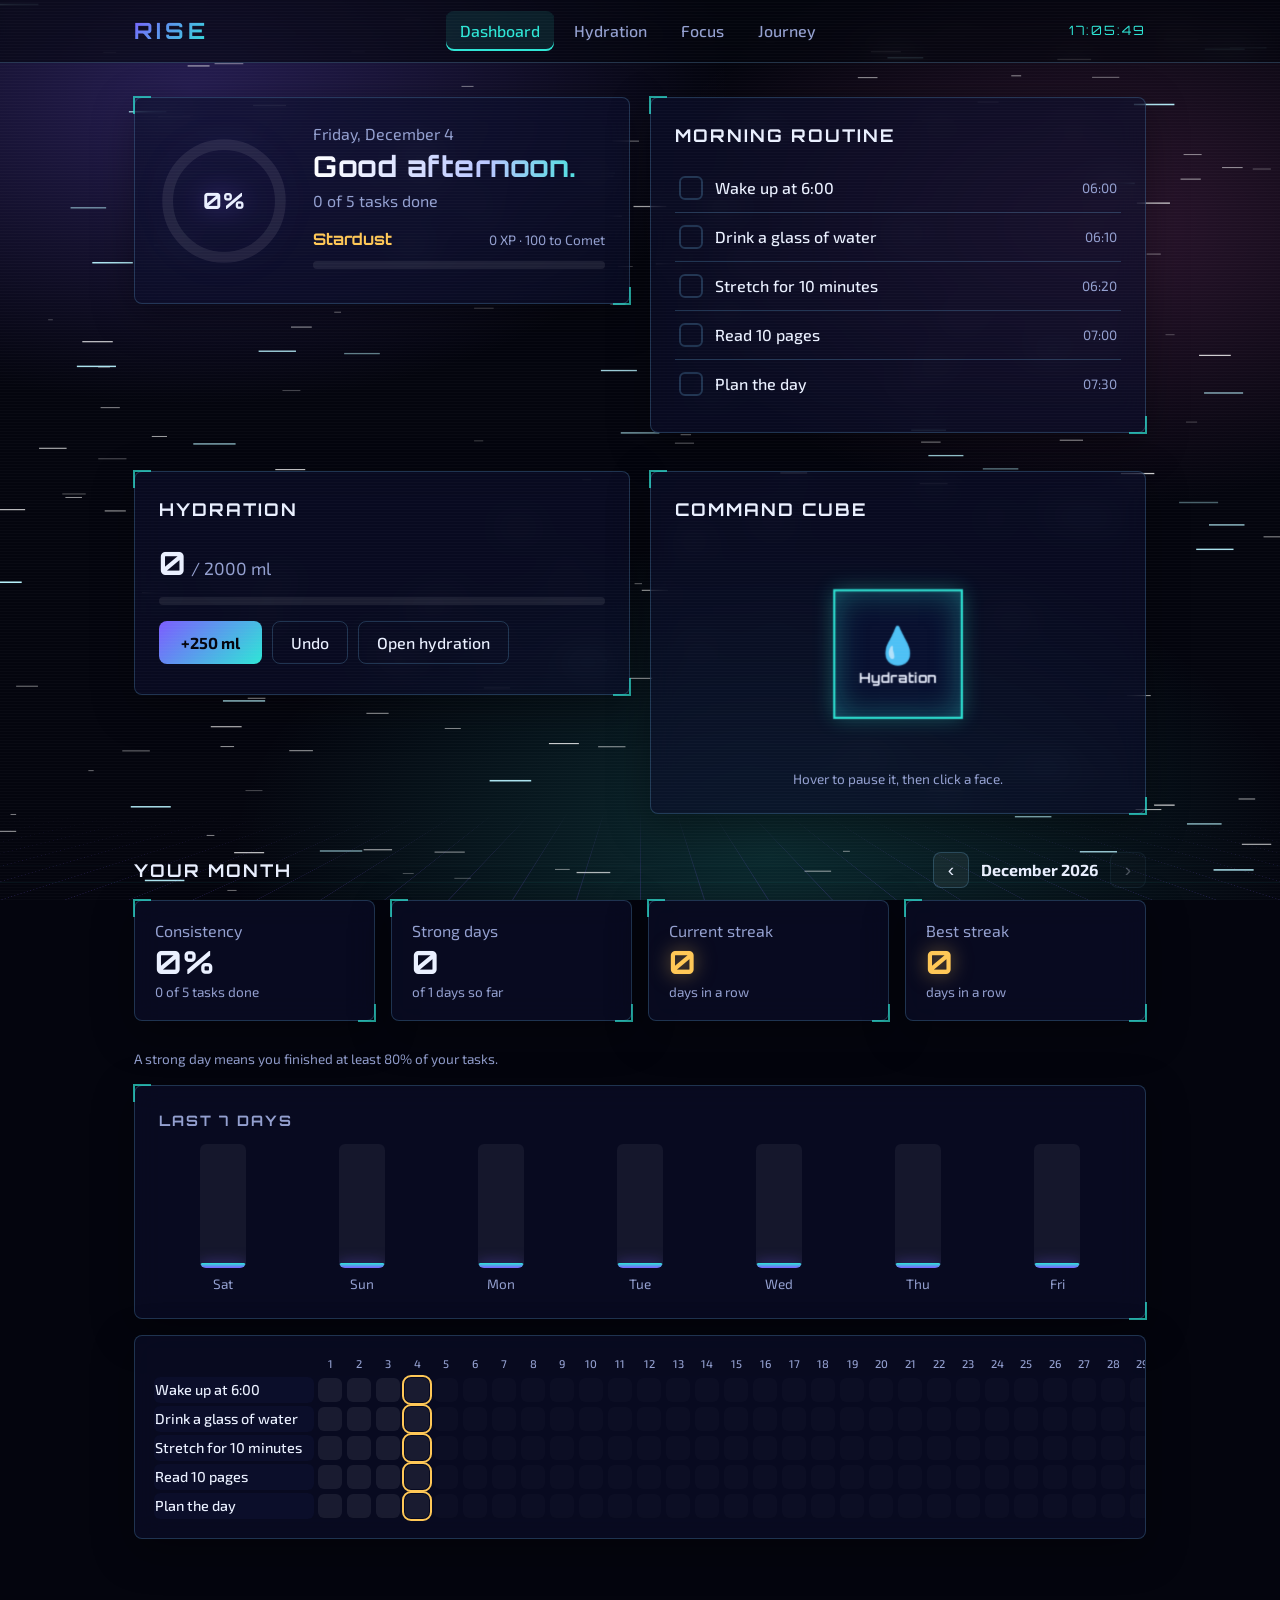
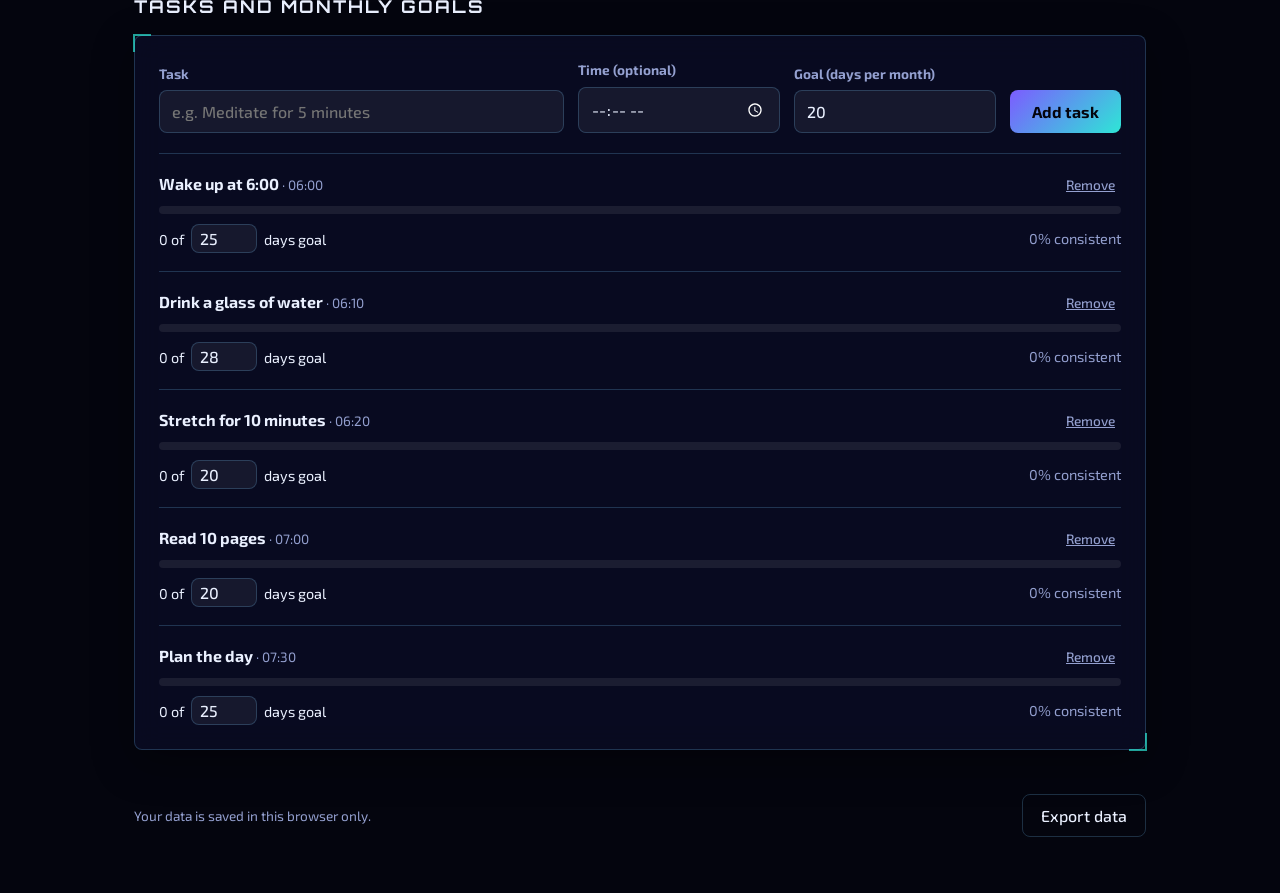
<file: index.html>
<!doctype html>
<html lang="en">
  <head>
    <meta charset="UTF-8" />
    <meta name="viewport" content="width=device-width, initial-scale=1" />
    <title>Rise | Dashboard</title>
    <link rel="preconnect" href="https://fonts.googleapis.com" />
    <link rel="preconnect" href="https://fonts.gstatic.com" crossorigin />
    <link
      href="https://fonts.googleapis.com/css2?family=Exo+2:wght@400;500;700&family=Orbitron:wght@500;700&display=swap"
      rel="stylesheet"
    />
    <link rel="stylesheet" href="style.css" />
  </head>
  <body data-page="dashboard">
    <main class="wrap">
      <section id="today" class="two">
        <div class="card today tilt">
          <div class="ring">
            <svg viewBox="0 0 120 120" aria-hidden="true">
              <defs>
                <linearGradient id="g" x1="0" y1="0" x2="1" y2="1">
                  <stop offset="0" stop-color="#7c5cff" />
                  <stop offset="1" stop-color="#2ee6d6" />
                </linearGradient>
              </defs>
              <circle class="track-c" cx="60" cy="60" r="52" />
              <circle
                class="arc"
                id="ringArc"
                cx="60"
                cy="60"
                r="52"
                stroke="url(#g)"
              />
            </svg>
            <div class="pct num" id="ringPct">0%</div>
          </div>
          <div class="info">
            <p class="muted" id="dateText"></p>
            <h1 id="greeting"></h1>
            <p class="muted" id="doneText"></p>
            <div class="rank">
              <strong id="rankName"></strong
              ><span class="muted small" id="xpText"></span>
            </div>
            <div class="track"><div class="fill" id="xpFill"></div></div>
          </div>
        </div>
        <div class="card">
          <h2>Morning routine</h2>
          <ul class="tasks" id="todayList"></ul>
        </div>
      </section>

      <section class="two">
        <div class="card tilt">
          <h2>Hydration</h2>
          <p class="amt">
            <span class="num" id="mwAmt">0</span
            ><span class="muted"> / <span id="mwGoal">2000</span> ml</span>
          </p>
          <div class="track"><div class="fill" id="mwFill"></div></div>
          <div class="row">
            <button type="button" class="primary" id="mwAdd">+250 ml</button>
            <button type="button" class="ghost" id="mwUndo">Undo</button>
            <a class="ghost" href="water.html">Open hydration</a>
          </div>
        </div>
        <div class="card tilt">
          <h2>Command cube</h2>
          <div class="cubestage">
            <div class="cube">
              <a
                class="face f1"
                href="water.html"
                target="_blank"
                rel="noopener"
                ><b>💧</b>Hydration</a
              >
              <a
                class="face f2"
                href="focus.html"
                target="_blank"
                rel="noopener"
                ><b>⏱️</b>Focus</a
              >
              <a
                class="face f3"
                href="journey.html"
                target="_blank"
                rel="noopener"
                ><b>🪐</b>Journey</a
              >
              <a class="face f4" href="#today"><b>✅</b>Routine</a>
              <a class="face f5" href="#month"><b>📅</b>Month</a>
              <a class="face f6" href="#goals"><b>🎯</b>Goals</a>
            </div>
          </div>
          <p class="small muted center">
            Hover to pause it, then click a face.
          </p>
        </div>
      </section>

      <section id="month">
        <div class="head">
          <h2>Your month</h2>
          <div class="pager">
            <button type="button" id="prev" aria-label="Previous month">
              &lsaquo;
            </button>
            <span id="monthLabel"></span>
            <button type="button" id="next" aria-label="Next month">
              &rsaquo;
            </button>
          </div>
        </div>
        <div class="stats" id="stats"></div>
        <p class="small muted note">
          A strong day means you finished at least 80% of your tasks.
        </p>
        <div class="card">
          <h3>Last 7 days</h3>
          <div class="week" id="week"></div>
        </div>
        <div class="card scroll" id="grid"></div>
      </section>

      <section id="goals">
        <h2>Tasks and monthly goals</h2>
        <div class="card">
          <form id="addForm" class="add">
            <label
              >Task
              <input
                id="hName"
                type="text"
                placeholder="e.g. Meditate for 5 minutes"
                maxlength="60"
                required
              />
            </label>
            <label
              >Time (optional)
              <input id="hTime" type="time" />
            </label>
            <label
              >Goal (days per month)
              <input id="hTarget" type="number" min="1" max="31" value="20" />
            </label>
            <button type="submit" class="primary">Add task</button>
          </form>
          <ul class="goals" id="goalList"></ul>
        </div>
      </section>
    </main>
    <script src="script.js"></script>
  </body>
</html>
</file>
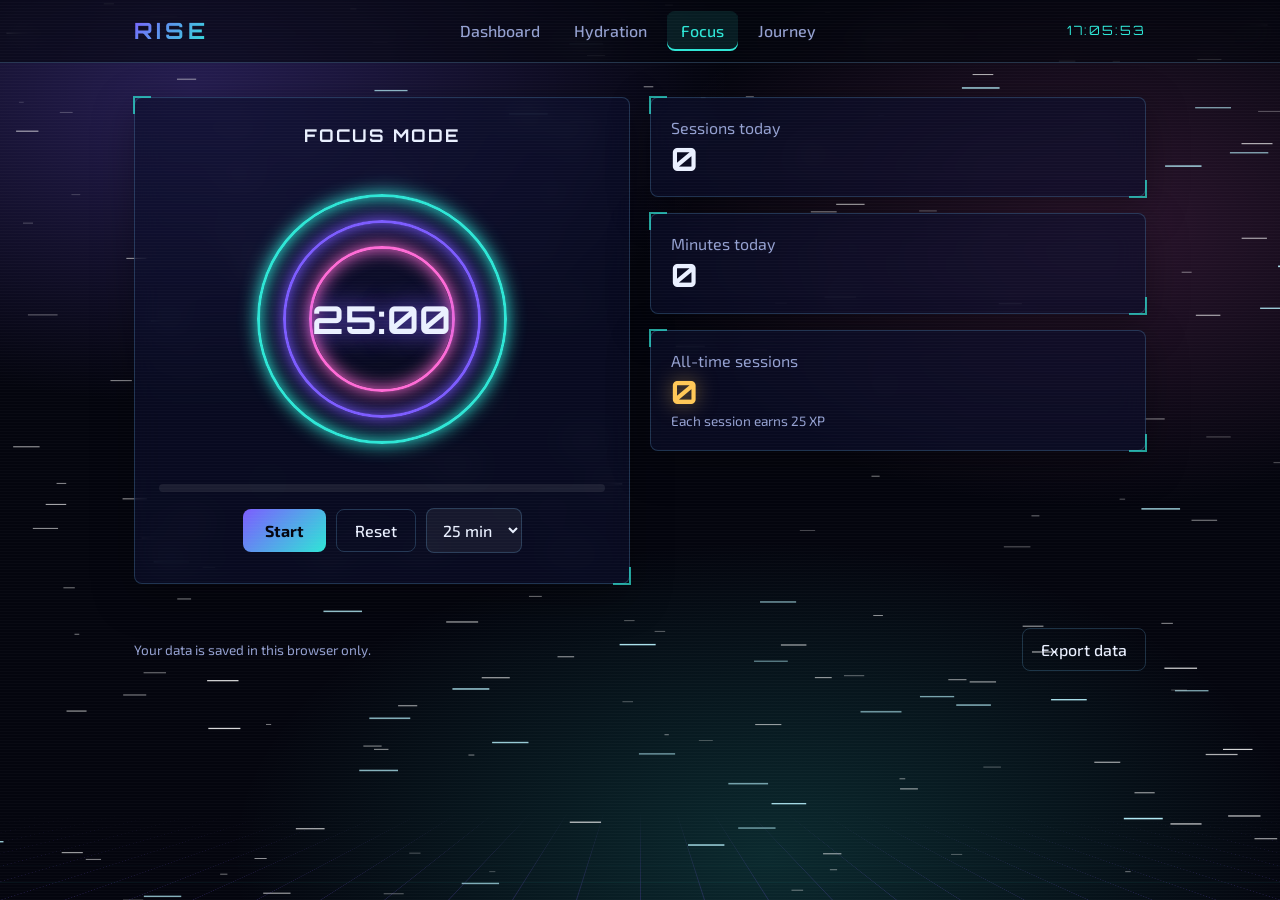
<file: focus.html>
<!doctype html>
<html lang="en">
  <head>
    <meta charset="UTF-8" />
    <meta name="viewport" content="width=device-width, initial-scale=1" />
    <title>Rise | Focus</title>
    <link rel="preconnect" href="https://fonts.googleapis.com" />
    <link rel="preconnect" href="https://fonts.gstatic.com" crossorigin />
    <link
      href="https://fonts.googleapis.com/css2?family=Exo+2:wght@400;500;700&family=Orbitron:wght@500;700&display=swap"
      rel="stylesheet"
    />
    <link rel="stylesheet" href="style.css" />
  </head>
  <body data-page="focus">
    <main class="wrap">
      <section class="two">
        <div class="card tilt center">
          <h2>Focus mode</h2>
          <div class="gyrostage">
            <div class="gyro" id="gyro"><i></i><i></i><i></i></div>
            <div class="clock num" id="clock">25:00</div>
          </div>
          <div class="track"><div class="fill" id="tFill"></div></div>
          <div class="row crow">
            <button type="button" class="primary" id="tStart">Start</button>
            <button type="button" class="ghost" id="tReset">Reset</button>
            <select id="tLen" aria-label="Session length">
              <option value="15">15 min</option>
              <option value="25" selected>25 min</option>
              <option value="45">45 min</option>
            </select>
          </div>
        </div>
        <div class="stats one">
          <div class="card stat tilt">
            <p class="muted">Sessions today</p>
            <p class="num" id="fsToday">0</p>
          </div>
          <div class="card stat tilt">
            <p class="muted">Minutes today</p>
            <p class="num" id="fsMin">0</p>
          </div>
          <div class="card stat tilt sun">
            <p class="muted">All-time sessions</p>
            <p class="num" id="fsAll">0</p>
            <p class="small muted">Each session earns 25 XP</p>
          </div>
        </div>
      </section>
    </main>
    <script src="script.js"></script>
  </body>
</html>
</file>
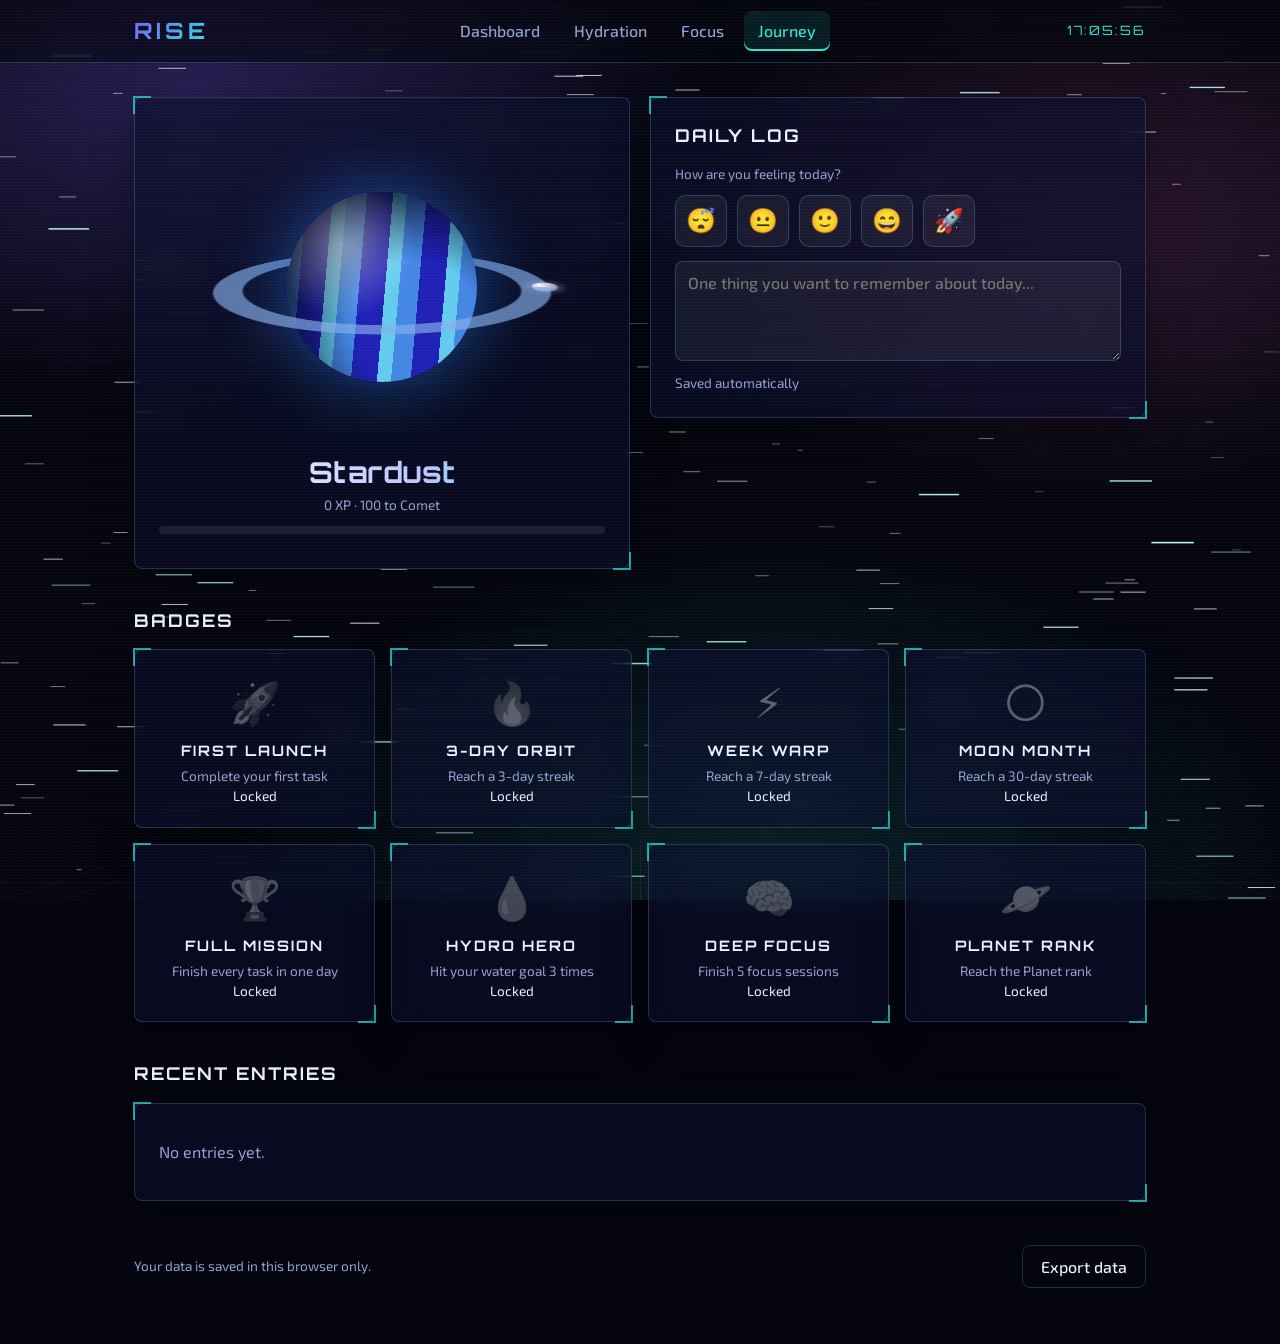
<file: journey.html>
<!doctype html>
<html lang="en">
  <head>
    <meta charset="UTF-8" />
    <meta name="viewport" content="width=device-width, initial-scale=1" />
    <title>Rise | Journey</title>
    <link rel="preconnect" href="https://fonts.googleapis.com" />
    <link rel="preconnect" href="https://fonts.gstatic.com" crossorigin />
    <link
      href="https://fonts.googleapis.com/css2?family=Exo+2:wght@400;500;700&family=Orbitron:wght@500;700&display=swap"
      rel="stylesheet"
    />
    <link rel="stylesheet" href="style.css" />
  </head>
  <body data-page="journey">
    <main class="wrap">
      <section class="two">
        <div class="card tilt center">
          <div class="stage3d">
            <div class="planet" id="planet">
              <div class="sphere"></div>
              <i class="ringp"></i>
              <div class="orbit">
                <div class="spin"><span class="moon"></span></div>
              </div>
            </div>
          </div>
          <h1 id="rankName"></h1>
          <p class="muted small" id="xpText"></p>
          <div class="track"><div class="fill" id="xpFill"></div></div>
        </div>
        <div class="card">
          <h2>Daily log</h2>
          <p class="muted small">How are you feeling today?</p>
          <div class="moods" id="moods">
            <button
              type="button"
              data-mood="1"
              aria-label="Low"
              aria-pressed="false"
            >
              😴
            </button>
            <button
              type="button"
              data-mood="2"
              aria-label="Okay"
              aria-pressed="false"
            >
              😐
            </button>
            <button
              type="button"
              data-mood="3"
              aria-label="Good"
              aria-pressed="false"
            >
              🙂
            </button>
            <button
              type="button"
              data-mood="4"
              aria-label="Great"
              aria-pressed="false"
            >
              😄
            </button>
            <button
              type="button"
              data-mood="5"
              aria-label="Amazing"
              aria-pressed="false"
            >
              🚀
            </button>
          </div>
          <label class="sr" for="note">Note for today</label>
          <textarea
            id="note"
            rows="4"
            placeholder="One thing you want to remember about today..."
          ></textarea>
          <p class="small muted">Saved automatically</p>
        </div>
      </section>
      <section>
        <h2>Badges</h2>
        <div class="badges" id="badges"></div>
      </section>
      <section>
        <h2>Recent entries</h2>
        <div class="card"><ul class="notes" id="noteList"></ul></div>
      </section>
    </main>
    <script src="script.js"></script>
  </body>
</html>
</file>
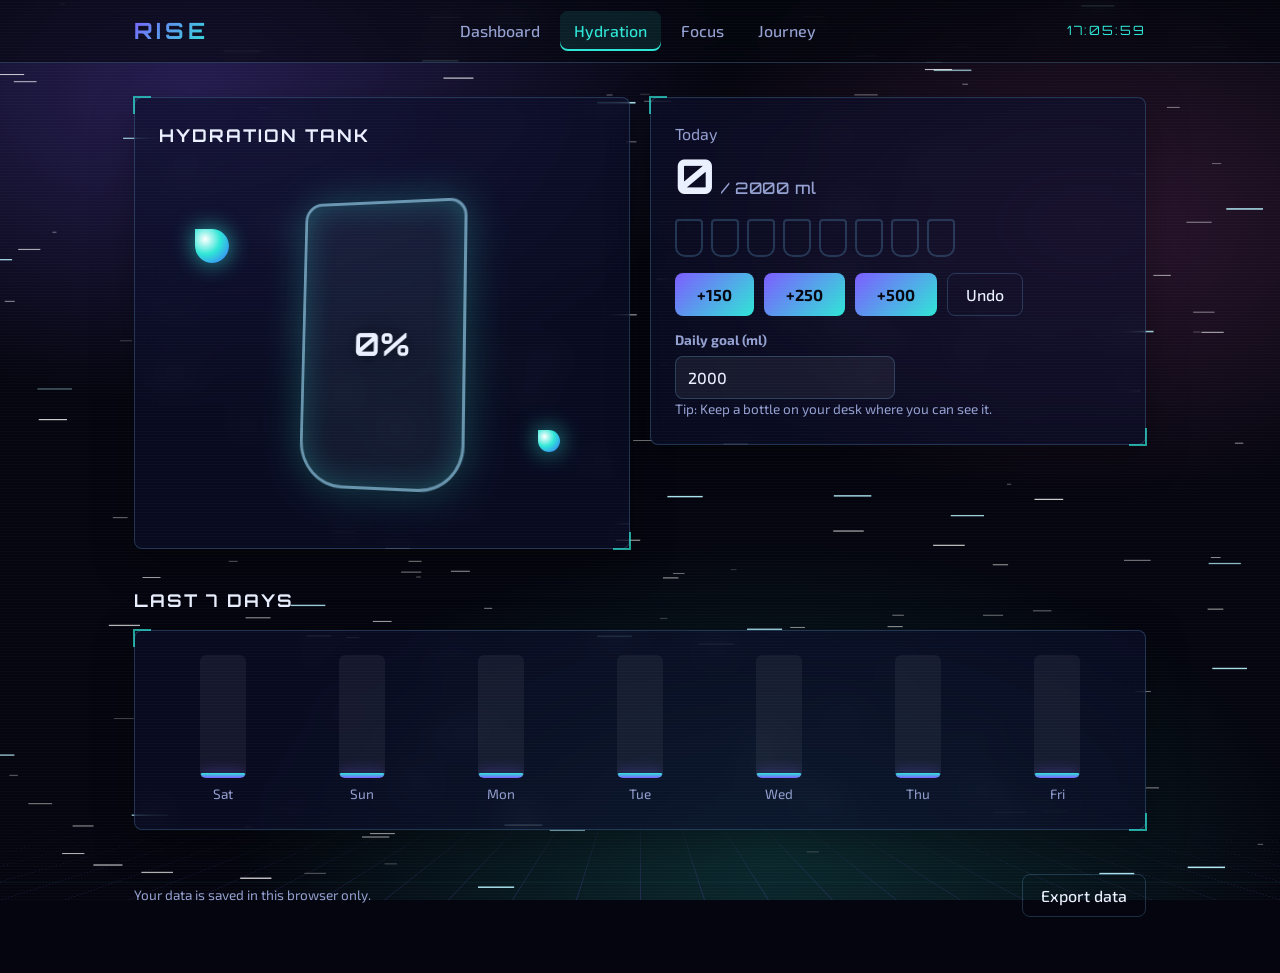
<file: water.html>
<!doctype html>
<html lang="en">
  <head>
    <meta charset="UTF-8" />
    <meta name="viewport" content="width=device-width, initial-scale=1" />
    <title>Rise | Hydration</title>
    <link rel="preconnect" href="https://fonts.googleapis.com" />
    <link rel="preconnect" href="https://fonts.gstatic.com" crossorigin />
    <link
      href="https://fonts.googleapis.com/css2?family=Exo+2:wght@400;500;700&family=Orbitron:wght@500;700&display=swap"
      rel="stylesheet"
    />
    <link rel="stylesheet" href="style.css" />
  </head>
  <body data-page="water">
    <main class="wrap">
      <section class="two">
        <div class="card tilt">
          <h2>Hydration tank</h2>
          <div class="tank3d" id="tank3d">
            <div class="tank" id="tank">
              <div class="water" id="water"><div class="wave"></div></div>
              <div class="bubs" id="bubs"></div>
              <span class="tpct num" id="tpct">0%</span>
            </div>
            <span class="drop d1"></span>
            <span class="drop d2"></span>
          </div>
        </div>
        <div class="card">
          <p class="muted">Today</p>
          <div class="big num">
            <span id="wAmt">0</span
            ><small> / <span id="wGoal">2000</span> ml</small>
          </div>
          <div class="glasses" id="glasses" aria-label="Glasses of water"></div>
          <div class="row" id="wBtns">
            <button type="button" class="primary" data-ml="150">+150</button>
            <button type="button" class="primary" data-ml="250">+250</button>
            <button type="button" class="primary" data-ml="500">+500</button>
            <button type="button" class="ghost" id="wUndo">Undo</button>
          </div>
          <label class="goalrow"
            >Daily goal (ml)
            <input id="goalIn" type="number" min="500" max="6000" step="250" />
          </label>
          <p class="small muted" id="tip"></p>
        </div>
      </section>
      <section>
        <h2>Last 7 days</h2>
        <div class="card"><div class="week" id="week"></div></div>
      </section>
    </main>
    <script src="script.js"></script>
  </body>
</html>
</file>
<file: style.css>
:root {
  --bg: #04050e;
  --ink: #eaf0ff;
  --muted: #94a0d0;
  --line: rgba(120, 200, 255, 0.22);
  --card: rgba(12, 16, 44, 0.62);
  --violet: #7c5cff;
  --cyan: #2ee6d6;
  --sun: #ffc857;
  --pink: #ff6bd6;
  --grad: linear-gradient(135deg, var(--violet), var(--cyan));
}
* {
  box-sizing: border-box;
  margin: 0;
}
html {
  scroll-behavior: smooth;
}
body {
  font-family: "Exo 2", system-ui, sans-serif;
  color: var(--ink);
  line-height: 1.5;
  min-height: 100vh;
  overflow-x: hidden;
  background:
    radial-gradient(
      ellipse 60% 50% at 15% 10%,
      rgba(124, 92, 255, 0.28),
      transparent 70%
    ),
    radial-gradient(
      ellipse 50% 45% at 85% 25%,
      rgba(255, 107, 214, 0.16),
      transparent 70%
    ),
    radial-gradient(
      ellipse 60% 50% at 60% 95%,
      rgba(46, 230, 214, 0.16),
      transparent 70%
    ),
    var(--bg);
  background-attachment: fixed;
}
body::after {
  content: "";
  position: fixed;
  inset: 0;
  pointer-events: none;
  z-index: 60;
  background: repeating-linear-gradient(
    0deg,
    rgba(255, 255, 255, 0.025) 0 1px,
    transparent 1px 3px
  );
}
h1,
h2,
h3,
.brand,
.num {
  font-family: "Orbitron", system-ui, sans-serif;
  font-weight: 700;
  letter-spacing: 0.5px;
}
.wrap {
  max-width: 1060px;
  margin: 0 auto;
  padding: 0 24px;
  position: relative;
  z-index: 1;
}
.muted {
  color: var(--muted);
}
.small {
  font-size: 0.85rem;
}
.center {
  text-align: center;
}
.sr {
  position: absolute;
  left: -9999px;
}
:focus-visible {
  outline: 3px solid var(--cyan);
  outline-offset: 2px;
}

#space {
  position: fixed;
  inset: 0;
  width: 100%;
  height: 100%;
  z-index: 0;
}
.glow {
  position: fixed;
  left: 0;
  top: 0;
  width: 420px;
  height: 420px;
  border-radius: 50%;
  pointer-events: none;
  z-index: 0;
  background: radial-gradient(
    circle,
    rgba(124, 92, 255, 0.22),
    transparent 65%
  );
  transform: translate(-500px, -500px);
}
.floor {
  position: fixed;
  left: -50%;
  right: -50%;
  bottom: 0;
  height: 42vh;
  z-index: 0;
  pointer-events: none;
  opacity: 0.5;
  background:
    linear-gradient(rgba(46, 230, 214, 0.4) 1px, transparent 1px) 0 0 / 100%
      48px,
    linear-gradient(90deg, rgba(124, 92, 255, 0.4) 1px, transparent 1px) 0 0 /
      64px 100%;
  transform: perspective(380px) rotateX(62deg);
  transform-origin: bottom;
  -webkit-mask-image: linear-gradient(to top, #000, transparent 85%);
  mask-image: linear-gradient(to top, #000, transparent 85%);
  animation: grid 3s linear infinite;
}
@keyframes grid {
  to {
    background-position:
      0 48px,
      0 0;
  }
}

.top {
  position: sticky;
  top: 0;
  z-index: 10;
  background: rgba(4, 5, 14, 0.6);
  backdrop-filter: blur(14px);
  border-bottom: 1px solid var(--line);
}
.nav {
  display: flex;
  justify-content: space-between;
  align-items: center;
  height: 62px;
  gap: 16px;
}
.brand {
  font-size: 1.4rem;
  text-decoration: none;
  background: var(--grad);
  -webkit-background-clip: text;
  background-clip: text;
  color: transparent;
  letter-spacing: 4px;
}
nav {
  display: flex;
  gap: 6px;
}
nav a {
  color: var(--muted);
  text-decoration: none;
  font-weight: 500;
  padding: 8px 14px;
  border-radius: 8px;
  transition: all 0.2s;
}
nav a:hover {
  color: var(--ink);
  background: rgba(124, 92, 255, 0.15);
}
nav a[aria-current] {
  color: var(--cyan);
  background: rgba(46, 230, 214, 0.1);
  box-shadow: inset 0 -2px 0 var(--cyan);
}
.sys {
  font-family: "Orbitron", sans-serif;
  font-size: 0.8rem;
  color: var(--cyan);
  letter-spacing: 2px;
  min-width: 80px;
  text-align: right;
}

.boot {
  position: fixed;
  inset: 0;
  z-index: 100;
  display: grid;
  place-items: center;
  background: var(--bg);
  font-family: "Orbitron", sans-serif;
  letter-spacing: 6px;
  color: var(--cyan);
  text-shadow: 0 0 20px var(--cyan);
  animation: bootout 0.7s 1.1s forwards;
  pointer-events: none;
}
@keyframes bootout {
  to {
    opacity: 0;
    visibility: hidden;
  }
}

section {
  padding: 34px 0 4px;
}
h2 {
  font-size: 1.1rem;
  margin-bottom: 16px;
  text-transform: uppercase;
  letter-spacing: 2px;
}
h3 {
  font-size: 0.9rem;
  margin-bottom: 12px;
  color: var(--muted);
  text-transform: uppercase;
  letter-spacing: 2px;
}
h1 {
  font-size: 1.8rem;
  line-height: 1.15;
  margin: 4px 0 6px;
  background: linear-gradient(90deg, #fff, #b9c6ff 60%, var(--cyan));
  -webkit-background-clip: text;
  background-clip: text;
  color: transparent;
}

.card {
  position: relative;
  z-index: 1;
  background: var(--card);
  backdrop-filter: blur(14px);
  border: 1px solid var(--line);
  border-radius: 8px;
  padding: 24px;
  box-shadow: 0 12px 40px rgba(0, 0, 0, 0.35);
  transition:
    transform 0.15s ease-out,
    border-color 0.25s,
    box-shadow 0.25s;
}
.card:hover {
  border-color: rgba(124, 92, 255, 0.6);
  box-shadow: 0 12px 50px rgba(124, 92, 255, 0.2);
}
.card::before,
.card::after {
  content: "";
  position: absolute;
  width: 16px;
  height: 16px;
  border: 2px solid var(--cyan);
  opacity: 0.7;
  pointer-events: none;
  transition: all 0.25s;
}
.card::before {
  top: -2px;
  left: -2px;
  border-right: 0;
  border-bottom: 0;
}
.card::after {
  bottom: -2px;
  right: -2px;
  border-left: 0;
  border-top: 0;
}
.card:hover::before,
.card:hover::after {
  width: 32px;
  height: 32px;
  opacity: 1;
}
.two {
  display: grid;
  grid-template-columns: 1fr 1fr;
  gap: 20px;
  align-items: start;
}
#month .card,
#month .stats {
  margin-bottom: 16px;
}

.today {
  display: flex;
  align-items: center;
  gap: 24px;
}
.info {
  flex: 1;
  min-width: 0;
}
.ring {
  position: relative;
  width: 130px;
  height: 130px;
  flex: none;
  filter: drop-shadow(0 0 14px rgba(124, 92, 255, 0.6));
}
.ring svg {
  transform: rotate(-90deg);
}
.ring circle {
  fill: none;
  stroke-width: 10;
}
.track-c {
  stroke: rgba(255, 255, 255, 0.08);
}
.arc {
  stroke-linecap: round;
  stroke-dasharray: 326.7;
  stroke-dashoffset: 326.7;
  transition: stroke-dashoffset 0.7s cubic-bezier(0.2, 0.8, 0.2, 1);
}
.pct {
  position: absolute;
  inset: 0;
  display: grid;
  place-items: center;
  font-size: 1.4rem;
}
.rank {
  display: flex;
  justify-content: space-between;
  align-items: baseline;
  gap: 8px;
  margin-top: 14px;
}
.rank strong {
  color: var(--sun);
  font-family: "Orbitron", sans-serif;
}
.track {
  height: 8px;
  background: rgba(255, 255, 255, 0.08);
  border-radius: 99px;
  margin: 10px 0;
  overflow: hidden;
}
.fill {
  height: 100%;
  width: 0;
  background: var(--grad);
  border-radius: 99px;
  transition: width 0.6s;
  box-shadow: 0 0 12px rgba(46, 230, 214, 0.6);
}

.tasks {
  list-style: none;
  padding: 0;
}
.tasks li {
  border-bottom: 1px solid var(--line);
}
.tasks li:last-child {
  border-bottom: 0;
}
.tasks label {
  display: flex;
  align-items: center;
  gap: 12px;
  padding: 12px 4px;
  cursor: pointer;
  border-radius: 8px;
  transition: background 0.2s;
}
.tasks label:hover {
  background: rgba(124, 92, 255, 0.12);
}
.tasks input {
  position: absolute;
  opacity: 0;
}
.box {
  width: 24px;
  height: 24px;
  border: 2px solid var(--line);
  border-radius: 6px;
  flex: none;
  display: grid;
  place-items: center;
  transition: all 0.2s;
}
.tasks input:checked + .box {
  background: var(--grad);
  border-color: transparent;
  box-shadow: 0 0 14px rgba(46, 230, 214, 0.6);
}
.tasks input:checked + .box::after {
  content: "";
  width: 5px;
  height: 10px;
  border: solid #04050e;
  border-width: 0 2px 2px 0;
  transform: rotate(45deg) translate(-1px, -1px);
}
.tasks input:checked ~ .name {
  color: var(--muted);
  text-decoration: line-through;
}
.tasks input:focus-visible + .box {
  outline: 3px solid var(--cyan);
  outline-offset: 2px;
}
.name {
  flex: 1;
  font-weight: 500;
}
.time {
  color: var(--muted);
  font-size: 0.85rem;
}

.row {
  display: flex;
  gap: 10px;
  align-items: center;
  flex-wrap: wrap;
  margin: 16px 0 6px;
}
.crow {
  justify-content: center;
}
.amt {
  font-size: 1.1rem;
  margin-bottom: 8px;
}
.amt .num {
  font-size: 2rem;
}

textarea,
input[type="text"],
input[type="time"],
input[type="number"],
select {
  font:
    500 1rem "Exo 2",
    sans-serif;
  padding: 11px 12px;
  border: 1px solid var(--line);
  border-radius: 8px;
  background: rgba(255, 255, 255, 0.06);
  color: var(--ink);
  color-scheme: dark;
}
textarea {
  width: 100%;
  resize: vertical;
  margin-bottom: 6px;
}
input[type="text"],
input[type="time"],
input[type="number"] {
  width: 100%;
}
textarea:focus,
input:focus,
select:focus {
  border-color: var(--cyan);
  outline: none;
  box-shadow: 0 0 0 3px rgba(46, 230, 214, 0.2);
}
.primary {
  font:
    700 1rem "Exo 2",
    sans-serif;
  background: var(--grad);
  color: #04050e;
  border: 0;
  border-radius: 8px;
  padding: 12px 22px;
  cursor: pointer;
  transition:
    transform 0.15s,
    box-shadow 0.2s;
}
.primary:hover {
  transform: translateY(-2px);
  box-shadow: 0 8px 26px rgba(124, 92, 255, 0.55);
}
.ghost {
  font:
    500 1rem "Exo 2",
    sans-serif;
  background: transparent;
  color: var(--ink);
  border: 1px solid var(--line);
  border-radius: 8px;
  padding: 11px 18px;
  cursor: pointer;
  text-decoration: none;
  display: inline-block;
  transition: background 0.2s;
}
.ghost:hover {
  background: rgba(255, 255, 255, 0.08);
}

/* 3D command cube */
.cubestage {
  perspective: 800px;
  height: 230px;
  display: grid;
  place-items: center;
}
.cube {
  position: relative;
  width: 120px;
  height: 120px;
  transform-style: preserve-3d;
  animation: spin 18s linear infinite;
}
.cubestage:hover .cube {
  animation-play-state: paused;
}
@keyframes spin {
  from {
    transform: rotateX(-24deg) rotateY(0);
  }
  to {
    transform: rotateX(-24deg) rotateY(360deg);
  }
}
.face {
  position: absolute;
  inset: 0;
  display: grid;
  place-items: center;
  align-content: center;
  gap: 2px;
  text-align: center;
  text-decoration: none;
  color: var(--ink);
  font:
    700 0.8rem "Orbitron",
    sans-serif;
  background: rgba(10, 18, 50, 0.88);
  border: 2px solid var(--cyan);
  box-shadow:
    inset 0 0 28px rgba(46, 230, 214, 0.35),
    0 0 18px rgba(46, 230, 214, 0.3);
  backface-visibility: hidden;
  transition: background 0.2s;
}
.face b {
  font-size: 2.1rem;
  font-weight: 400;
}
.face:hover {
  background: rgba(124, 92, 255, 0.6);
}
.f1 {
  transform: translateZ(60px);
}
.f2 {
  transform: rotateY(90deg) translateZ(60px);
}
.f3 {
  transform: rotateY(180deg) translateZ(60px);
}
.f4 {
  transform: rotateY(-90deg) translateZ(60px);
}
.f5 {
  transform: rotateX(90deg) translateZ(60px);
}
.f6 {
  transform: rotateX(-90deg) translateZ(60px);
}

.head {
  display: flex;
  justify-content: space-between;
  align-items: center;
  flex-wrap: wrap;
  gap: 12px;
}
.head h2 {
  margin-bottom: 12px;
}
.pager {
  display: flex;
  align-items: center;
  gap: 12px;
  font-weight: 700;
  margin-bottom: 12px;
}
.pager button {
  width: 36px;
  height: 36px;
  border-radius: 8px;
  border: 1px solid var(--line);
  background: rgba(255, 255, 255, 0.06);
  color: var(--ink);
  font-size: 1.2rem;
  cursor: pointer;
}
.pager button:disabled {
  opacity: 0.3;
  cursor: default;
}

.stats {
  display: grid;
  grid-template-columns: repeat(auto-fit, minmax(190px, 1fr));
  gap: 16px;
}
.stats.one {
  grid-template-columns: 1fr;
}
.stat {
  padding: 18px 20px;
}
.stat .num {
  font-size: 2rem;
  line-height: 1.2;
}
.stat.sun .num {
  color: var(--sun);
  text-shadow: 0 0 20px rgba(255, 200, 87, 0.5);
}
.note {
  margin: -4px 0 16px;
}

.week {
  display: grid;
  grid-template-columns: repeat(7, 1fr);
  gap: 12px;
  height: 150px;
}
.col {
  display: flex;
  flex-direction: column;
  align-items: center;
  gap: 6px;
  height: 100%;
}
.barwrap {
  flex: 1;
  width: 100%;
  max-width: 46px;
  display: flex;
  align-items: flex-end;
  background: rgba(255, 255, 255, 0.05);
  border-radius: 6px;
  overflow: hidden;
}
.wbar {
  width: 100%;
  background: linear-gradient(180deg, var(--cyan), var(--violet));
  border-radius: 6px;
  transition: height 0.7s cubic-bezier(0.2, 0.8, 0.2, 1);
  box-shadow: 0 0 14px rgba(124, 92, 255, 0.6);
}

.scroll {
  overflow-x: auto;
  padding: 16px;
}
table {
  border-collapse: separate;
  border-spacing: 3px;
}
th {
  font-size: 0.7rem;
  font-weight: 500;
  color: var(--muted);
  min-width: 24px;
}
.rowname {
  position: sticky;
  left: 0;
  background: #0b0e2a;
  text-align: left;
  font-size: 0.9rem;
  color: var(--ink);
  min-width: 160px;
  padding-right: 12px;
  z-index: 1;
  border-radius: 6px;
}
.cell {
  width: 24px;
  height: 24px;
  border: 0;
  border-radius: 6px;
  background: rgba(255, 255, 255, 0.07);
  cursor: pointer;
  display: block;
  transition:
    transform 0.12s,
    box-shadow 0.2s;
}
.cell:hover:not(:disabled) {
  transform: scale(1.25);
}
.cell.on {
  background: var(--grad);
  box-shadow: 0 0 10px rgba(46, 230, 214, 0.5);
}
.cell.now {
  outline: 2px solid var(--sun);
  outline-offset: 1px;
}
.cell:disabled {
  opacity: 0.25;
  cursor: default;
}

.add {
  display: grid;
  grid-template-columns: 2fr 1fr 1fr auto;
  gap: 14px;
  align-items: end;
  padding-bottom: 20px;
  border-bottom: 1px solid var(--line);
}
.add label,
.goalrow {
  display: grid;
  gap: 6px;
  font-size: 0.85rem;
  font-weight: 700;
  color: var(--muted);
}
.goalrow {
  max-width: 220px;
  margin-top: 14px;
}
.goals {
  list-style: none;
  padding: 0;
}
.goal {
  padding: 18px 0;
  border-bottom: 1px solid var(--line);
}
.goal:last-child {
  border-bottom: 0;
  padding-bottom: 0;
}
.ghead,
.gmeta {
  display: flex;
  justify-content: space-between;
  align-items: center;
  gap: 12px;
  flex-wrap: wrap;
}
.gmeta {
  font-size: 0.9rem;
}
.tgt input {
  width: 66px;
  padding: 4px 8px;
  display: inline-block;
  margin: 0 4px;
}
.del {
  background: none;
  border: 0;
  color: var(--muted);
  font:
    500 0.85rem "Exo 2",
    sans-serif;
  cursor: pointer;
  text-decoration: underline;
}
.del:hover {
  color: var(--pink);
}

footer {
  display: flex;
  justify-content: space-between;
  align-items: center;
  flex-wrap: wrap;
  gap: 12px;
  padding: 40px 24px 56px;
  position: relative;
  z-index: 1;
  max-width: 1060px;
  margin: 0 auto;
}

/* Hydration page */
.big {
  font-size: 3rem;
  line-height: 1.1;
  margin: 4px 0 12px;
}
.big small {
  font-size: 1rem;
  color: var(--muted);
  font-weight: 500;
}
.tank3d {
  position: relative;
  perspective: 900px;
  display: grid;
  place-items: center;
  height: 360px;
}
.tank {
  position: relative;
  width: 170px;
  height: 290px;
  border: 3px solid rgba(160, 230, 255, 0.6);
  border-radius: 18px 18px 46px 46px;
  overflow: hidden;
  background: rgba(150, 220, 255, 0.07);
  box-shadow:
    inset 0 0 30px rgba(46, 230, 214, 0.25),
    0 0 40px rgba(46, 230, 214, 0.25);
  transform: rotateY(var(--ry, -16deg)) rotateX(var(--rx, 4deg));
  transition: transform 0.2s ease-out;
}
.water {
  position: absolute;
  left: 0;
  right: 0;
  bottom: 0;
  height: 0;
  background: linear-gradient(180deg, #2ee6d6, #3a6bff);
  transition: height 1.1s cubic-bezier(0.2, 0.8, 0.2, 1);
}
.water.empty .wave {
  display: none;
}
.wave {
  position: absolute;
  left: 0;
  right: 0;
  top: -18px;
  height: 20px;
  background: url("data:image/svg+xml,%3Csvg xmlns='http://www.w3.org/2000/svg' viewBox='0 0 100 20'%3E%3Cpath d='M0 10 Q25 0 50 10 T100 10 V20 H0Z' fill='%232ee6d6'/%3E%3C/svg%3E")
    repeat-x;
  background-size: 100px 20px;
  animation: wv 2.6s linear infinite;
}
@keyframes wv {
  to {
    background-position-x: 100px;
  }
}
.tpct {
  position: absolute;
  inset: 0;
  display: grid;
  place-items: center;
  font-size: 2rem;
  text-shadow: 0 0 18px rgba(0, 0, 0, 0.6);
  z-index: 2;
}
.bubs {
  position: absolute;
  inset: 0;
  z-index: 1;
}
.bubs span {
  position: absolute;
  bottom: -20px;
  border-radius: 50%;
  background: rgba(255, 255, 255, 0.35);
  border: 1px solid rgba(255, 255, 255, 0.6);
  animation: rise linear infinite;
}
@keyframes rise {
  to {
    transform: translateY(-320px);
    opacity: 0;
  }
}
.drop {
  position: absolute;
  width: 34px;
  height: 34px;
  border-radius: 0 50% 50% 50%;
  background: radial-gradient(circle at 30% 30%, #fff, #2ee6d6 45%, #3a6bff);
  box-shadow: 0 0 22px rgba(46, 230, 214, 0.7);
  animation: bob 4s ease-in-out infinite;
}
.d1 {
  left: 8%;
  top: 18%;
}
.d2 {
  right: 10%;
  bottom: 20%;
  width: 22px;
  height: 22px;
  animation-delay: -2s;
}
@keyframes bob {
  0%,
  100% {
    transform: translateY(0) rotate(-45deg);
  }
  50% {
    transform: translateY(-16px) rotate(-45deg);
  }
}
.glasses {
  display: flex;
  flex-wrap: wrap;
  gap: 8px;
  margin: 16px 0;
}
.gl {
  width: 28px;
  height: 38px;
  border: 2px solid var(--line);
  border-radius: 4px 4px 10px 10px;
  transition: all 0.4s;
}
.gl.on {
  border-color: var(--cyan);
  background: linear-gradient(180deg, #2ee6d6, #3a6bff);
  box-shadow: 0 0 12px rgba(46, 230, 214, 0.6);
}

/* Focus page */
.gyrostage {
  position: relative;
  height: 310px;
  display: grid;
  place-items: center;
  perspective: 900px;
  margin: 6px 0;
}
.gyro {
  position: absolute;
  inset: 0;
  margin: auto;
  width: 250px;
  height: 250px;
  transform-style: preserve-3d;
}
.gyro i {
  position: absolute;
  border-radius: 50%;
  border: 3px solid var(--c);
  box-shadow:
    0 0 18px var(--c),
    inset 0 0 18px var(--c);
  animation: var(--a) var(--d) linear infinite;
}
.gyro i:nth-child(1) {
  inset: 0;
  --c: #2ee6d6;
  --d: 9s;
  --a: gx;
}
.gyro i:nth-child(2) {
  inset: 26px;
  --c: #7c5cff;
  --d: 7s;
  --a: gy;
}
.gyro i:nth-child(3) {
  inset: 52px;
  --c: #ff6bd6;
  --d: 5s;
  --a: gz;
}
.gyro.run i {
  animation-duration: calc(var(--d) / 3);
}
@keyframes gx {
  to {
    transform: rotateX(360deg);
  }
}
@keyframes gy {
  to {
    transform: rotateY(360deg);
  }
}
@keyframes gz {
  from {
    transform: rotateX(70deg) rotateZ(0);
  }
  to {
    transform: rotateX(70deg) rotateZ(360deg);
  }
}
.clock {
  position: relative;
  z-index: 2;
  font-size: 2.4rem;
  text-shadow: 0 0 26px rgba(124, 92, 255, 0.9);
}

/* Journey page */
.stage3d {
  perspective: 1100px;
  height: 330px;
  display: grid;
  place-items: center;
}
.planet {
  position: relative;
  width: 190px;
  height: 190px;
  transform-style: preserve-3d;
  --h: 215;
}
.sphere {
  position: absolute;
  inset: 0;
  border-radius: 50%;
  background: repeating-linear-gradient(
    95deg,
    hsl(var(--h) 75% 58%) 0 20px,
    hsl(calc(var(--h) + 25) 70% 42%) 20px 46px,
    hsl(calc(var(--h) - 20) 80% 66%) 46px 60px
  );
  background-size: 120px 100%;
  animation: tex 12s linear infinite;
  box-shadow: 0 0 70px hsl(var(--h) 90% 55% / 0.55);
}
.sphere::after {
  content: "";
  position: absolute;
  inset: 0;
  border-radius: 50%;
  background:
    radial-gradient(
      circle at 30% 28%,
      rgba(255, 255, 255, 0.4),
      transparent 38%
    ),
    radial-gradient(
      circle at 68% 70%,
      transparent 35%,
      rgba(2, 3, 20, 0.88) 80%
    );
}
@keyframes tex {
  to {
    background-position: 120px 0;
  }
}
.ringp {
  position: absolute;
  left: 50%;
  top: 50%;
  width: 340px;
  height: 340px;
  margin: -170px 0 0 -170px;
  border-radius: 50%;
  background: radial-gradient(
    circle,
    transparent 57%,
    hsl(var(--h) 70% 72% / 0.65) 58% 69%,
    transparent 70%,
    transparent 74%,
    hsl(var(--h) 70% 72% / 0.3) 75% 82%,
    transparent 83%
  );
  transform: rotateX(76deg);
}
.orbit {
  position: absolute;
  left: 50%;
  top: 50%;
  width: 0;
  height: 0;
  transform-style: preserve-3d;
  transform: rotateX(70deg);
}
.spin {
  position: absolute;
  width: 0;
  height: 0;
  transform-style: preserve-3d;
  animation: oz 9s linear infinite;
}
.moon {
  position: absolute;
  left: 150px;
  top: -13px;
  width: 26px;
  height: 26px;
  border-radius: 50%;
  background: radial-gradient(circle at 30% 30%, #fff, #9aa5c8 60%, #444b6a);
  box-shadow: 0 0 14px rgba(255, 255, 255, 0.5);
  animation: uz 9s linear infinite;
}
@keyframes oz {
  to {
    transform: rotateZ(360deg);
  }
}
@keyframes uz {
  from {
    transform: rotateZ(0) rotateX(-70deg);
  }
  to {
    transform: rotateZ(-360deg) rotateX(-70deg);
  }
}

.moods {
  display: flex;
  gap: 10px;
  margin: 10px 0 14px;
  flex-wrap: wrap;
}
.moods button {
  width: 52px;
  height: 52px;
  font-size: 1.5rem;
  border-radius: 10px;
  background: rgba(255, 255, 255, 0.06);
  border: 1px solid var(--line);
  cursor: pointer;
  transition:
    transform 0.15s,
    background 0.2s;
}
.moods button:hover {
  transform: translateY(-4px) scale(1.08);
}
.moods button[aria-pressed="true"] {
  background: var(--grad);
  border-color: transparent;
  box-shadow: 0 0 18px rgba(124, 92, 255, 0.7);
}
.badges {
  display: grid;
  grid-template-columns: repeat(auto-fit, minmax(210px, 1fr));
  gap: 16px;
}
.badge {
  text-align: center;
  padding: 20px;
}
.badge .ic {
  font-size: 2.6rem;
  filter: grayscale(1);
  opacity: 0.35;
  transition: all 0.3s;
}
.badge.got .ic {
  filter: none;
  opacity: 1;
  text-shadow: 0 0 24px rgba(255, 200, 87, 0.8);
}
.badge h3 {
  margin: 8px 0 4px;
  color: var(--ink);
}
.notes {
  list-style: none;
  padding: 0;
}
.notes li {
  padding: 12px 0;
  border-bottom: 1px solid var(--line);
}
.notes li:last-child {
  border-bottom: 0;
}

.toast {
  position: fixed;
  bottom: 28px;
  left: 50%;
  transform: translate(-50%, 90px);
  background: var(--grad);
  color: #04050e;
  font-weight: 700;
  padding: 13px 24px;
  border-radius: 8px;
  z-index: 70;
  opacity: 0;
  transition:
    transform 0.4s cubic-bezier(0.2, 0.8, 0.2, 1),
    opacity 0.3s;
  box-shadow: 0 10px 40px rgba(124, 92, 255, 0.6);
}
.toast.show {
  transform: translate(-50%, 0);
  opacity: 1;
}
.sp {
  position: fixed;
  width: 7px;
  height: 7px;
  border-radius: 50%;
  background: var(--c);
  box-shadow: 0 0 10px var(--c);
  pointer-events: none;
  z-index: 80;
  animation: pop 0.75s ease-out forwards;
}
@keyframes pop {
  to {
    transform: translate(var(--dx), var(--dy)) scale(0);
    opacity: 0;
  }
}

@media (max-width: 820px) {
  .two {
    grid-template-columns: 1fr;
  }
  .today {
    flex-direction: column;
    align-items: flex-start;
  }
  .add {
    grid-template-columns: 1fr 1fr;
  }
  .add label:first-child,
  .add .primary {
    grid-column: 1 / -1;
  }
  .glow,
  .sys {
    display: none;
  }
  nav a {
    padding: 8px 9px;
    font-size: 0.9rem;
  }
  .brand {
    letter-spacing: 2px;
  }
}
@media (prefers-reduced-motion: reduce) {
  html {
    scroll-behavior: auto;
  }
  * {
    transition: none !important;
    animation: none !important;
  }
  .boot {
    display: none;
  }
}
</file>
